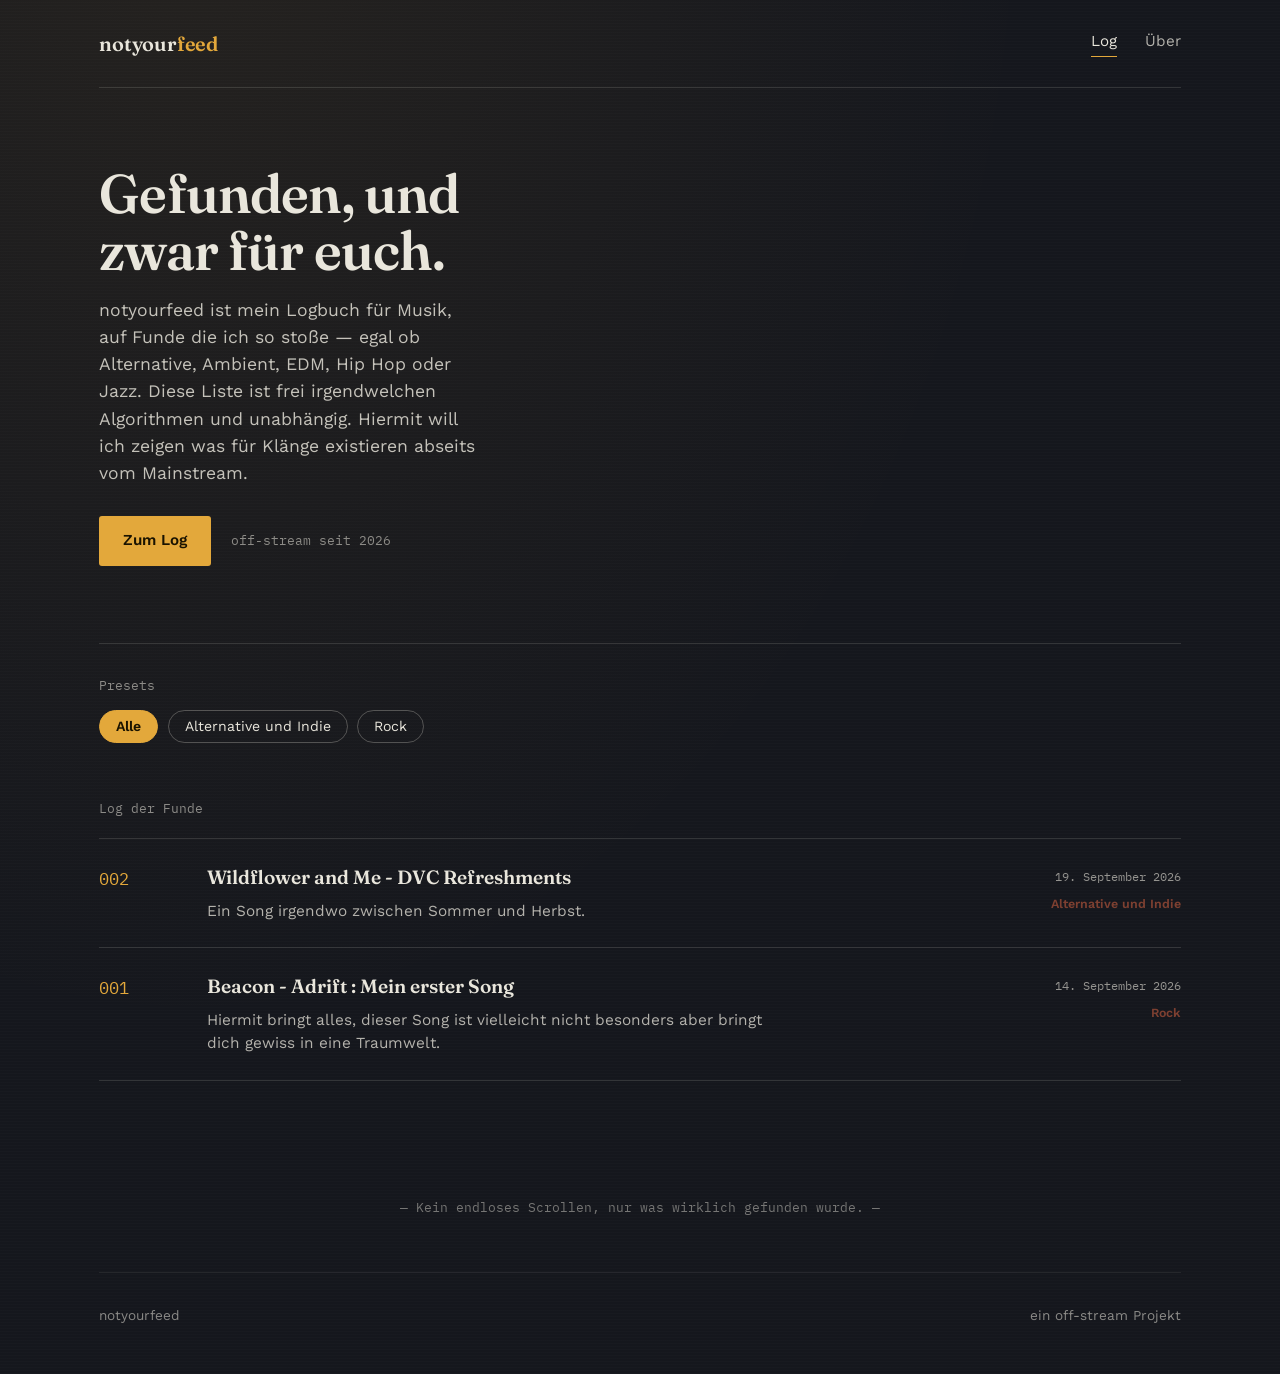
<file: index.html>
<!DOCTYPE html>
<html lang="de">
<head>
  <meta charset="UTF-8" />
  <meta name="viewport" content="width=device-width, initial-scale=1.0" />
  <title>notyourfeed — ein Logbuch für gefundene Musik</title>
  <meta name="description" content="Kein Algorithmus, kein Vorschlag: notyourfeed ist ein handgeführtes Logbuch für Musik — quer durch alle Genres." />
  <link rel="stylesheet" href="styles.css" />
</head>
<body>

  <div class="wrap">
    <header class="site-header">
      <a class="wordmark" href="index.html">notyour<span>feed</span></a>
      <nav class="site-nav">
        <a href="index.html" aria-current="page">Log</a>
        <a href="about.html">Über</a>
      </nav>
    </header>

    <section class="hero">
      <div class="hero-copy">
        <h1>Gefunden, und zwar für euch.</h1>
        <p>notyourfeed ist mein Logbuch für Musik, auf Funde die ich so stoße — egal ob Alternative, Ambient, EDM, Hip Hop oder Jazz. Diese Liste ist frei irgendwelchen Algorithmen und unabhängig. Hiermit will ich zeigen was für Klänge existieren abseits vom Mainstream.</p>
        <div class="hero-actions">
          <a class="btn-tune" href="#log">Zum Log</a>
          <span class="hero-note">off-stream seit 2026</span>
        </div>
      </div>
    </section>

    <section class="presets" aria-label="Nach Genre filtern">
      <p class="presets-label">Presets</p>
      <div class="preset-row" id="preset-row"></div>
    </section>

    <section class="log" id="log">
      <p class="log-heading">Log der Funde</p>
      <div id="log-list"></div>
    </section>

    <p class="signal-end">— Kein endloses Scrollen, nur was wirklich gefunden wurde. —</p>

    <footer class="site-footer">
      <span>notyourfeed</span>
      <span>ein off-stream Projekt</span>
    </footer>
  </div>

  <script src="posts-data.js"></script>
  <script src="app.js"></script>
</body>
</html>
</file>
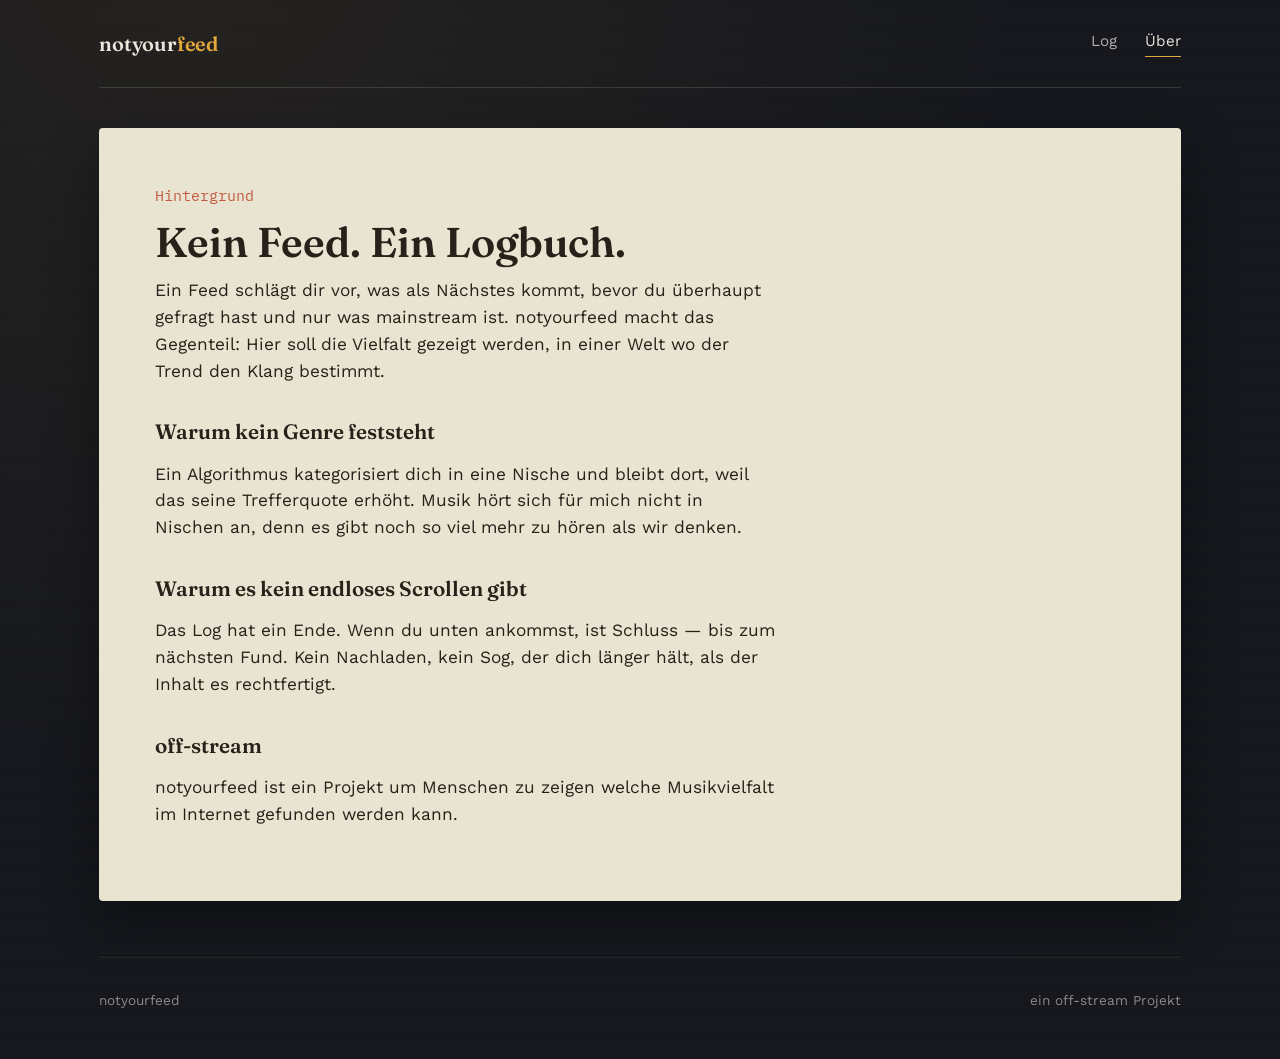
<file: about.html>
<!DOCTYPE html>
<html lang="de">
<head>
  <meta charset="UTF-8" />
  <meta name="viewport" content="width=device-width, initial-scale=1.0" />
  <title>Über — notyourfeed</title>
  <meta name="description" content="Warum notyourfeed kein Feed ist: eine kurze Erklärung wofür diese Website geschaffen wurde." />
  <link rel="stylesheet" href="styles.css" />
</head>
<body>

  <div class="wrap">
    <header class="site-header">
      <a class="wordmark" href="index.html">notyour<span>feed</span></a>
      <nav class="site-nav">
        <a href="index.html">Log</a>
        <a href="about.html" aria-current="page">Über</a>
      </nav>
    </header>

    <article class="paper manifesto">
      <p class="post-freq">Hintergrund</p>
      <h1>Kein Feed. Ein Logbuch.</h1>

      <div class="body-copy">
        <p>Ein Feed schlägt dir vor, was als Nächstes kommt, bevor du überhaupt gefragt hast und nur was mainstream ist. notyourfeed macht das Gegenteil: Hier soll die Vielfalt gezeigt werden, in einer Welt wo der Trend den Klang bestimmt.</p>

        <h2>Warum kein Genre feststeht</h2>
        <p>Ein Algorithmus kategorisiert dich in eine Nische und bleibt dort, weil das seine Trefferquote erhöht. Musik hört sich für mich nicht in Nischen an, denn es gibt noch so viel mehr zu hören als wir denken.</p>

        <h2>Warum es kein endloses Scrollen gibt</h2>
        <p>Das Log hat ein Ende. Wenn du unten ankommst, ist Schluss — bis zum nächsten Fund. Kein Nachladen, kein Sog, der dich länger hält, als der Inhalt es rechtfertigt.</p>

        <h2>off-stream</h2>
        <p>notyourfeed ist ein Projekt um Menschen zu zeigen welche Musikvielfalt im Internet gefunden werden kann.</p>
      </div>
    </article>

    <footer class="site-footer">
      <span>notyourfeed</span>
      <span>ein off-stream Projekt</span>
    </footer>
  </div>

</body>
</html>
</file>
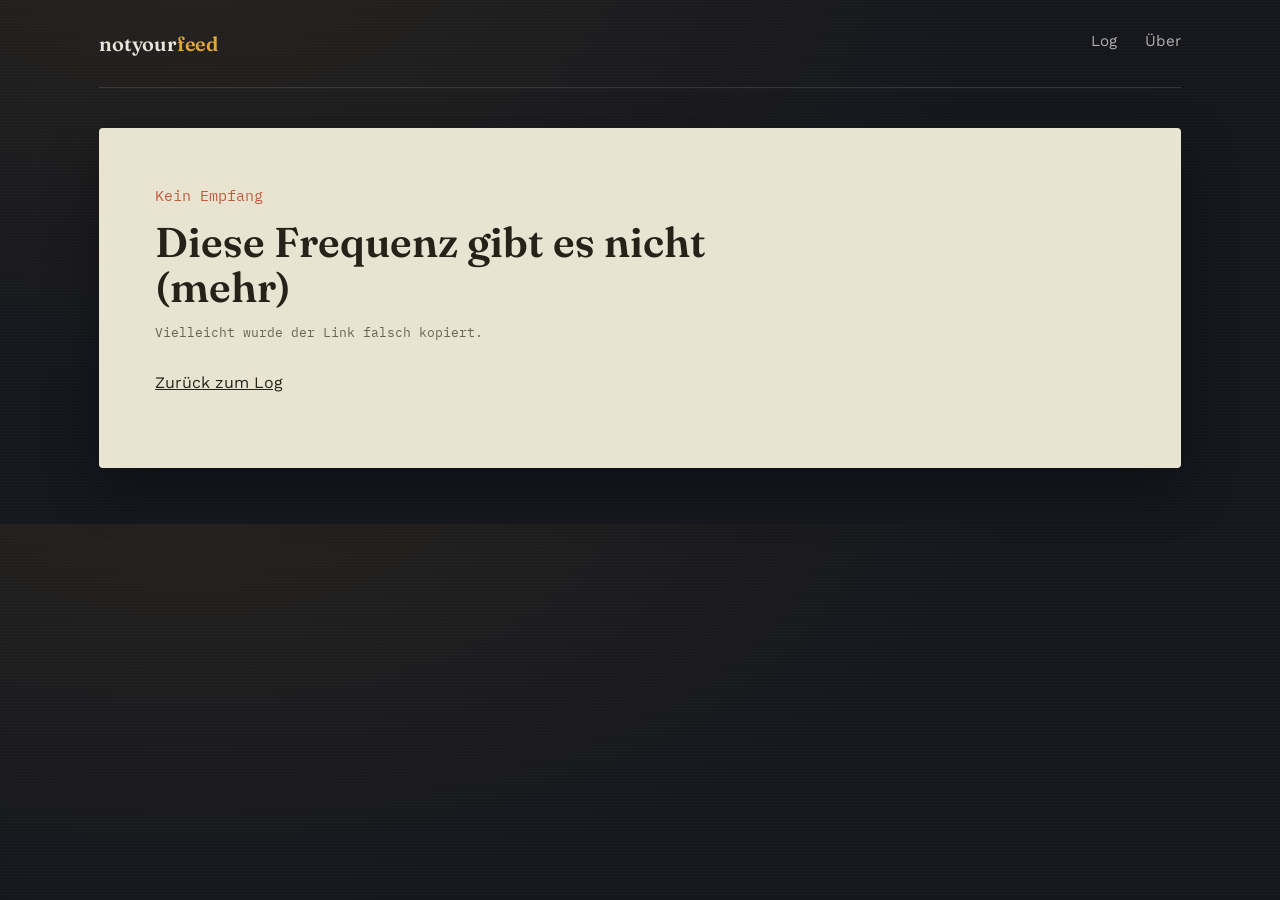
<file: post.html>
<!DOCTYPE html>
<html lang="de">
<head>
  <meta charset="UTF-8" />
  <meta name="viewport" content="width=device-width, initial-scale=1.0" />
  <title>notyourfeed — Fund</title>
  <link rel="stylesheet" href="styles.css" />
</head>
<body>

  <div class="wrap">
    <header class="site-header">
      <a class="wordmark" href="index.html">notyour<span>feed</span></a>
      <nav class="site-nav">
        <a href="index.html">Log</a>
        <a href="about.html">Über</a>
      </nav>
    </header>

    <div id="post-mount"></div>
  </div>

  <script src="posts-data.js"></script>
  <script src="app.js"></script>
</body>
</html>
</file>
<file: styles.css>
/* notyourfeed — Stylesheet
   Konzept: Ein Röhrenradio in einer dunklen Wohnzimmerecke, das man selbst
   verstellt. Kein Feed, kein Vorschlagsalgorithmus — ein Senderlogbuch,
   das von Hand geführt wird. Dunkles Gehäuse, warmes Skalenlicht,
   Papier-Karteikarten für jeden gefundenen Sender. */

@import url('https://fonts.googleapis.com/css2?family=Fraunces:opsz,wght@9..144,400;9..144,500;9..144,600;9..144,700&family=Work+Sans:wght@400;500;600&family=IBM+Plex+Mono:wght@400;500&display=swap');

:root {
  /* Kernpalette */
  --housing: #15171d;       /* Gehäuse: dunkles Radiogehäuse */
  --paper: #eae4d2;         /* Papier: Karteikarte für jeden Fund */
  --ink: #262119;           /* Tinte: Text auf Papier */
  --housing-text: #e9e6dc;  /* Text auf dem Gehäuse */
  --glow: #e3a83b;          /* Skalenlicht: aktive Elemente, Nadel */
  --signal: #c25b3e;        /* Signalrot: Genre-Marken, Akzentlinie */

  --line: rgba(233, 230, 220, 0.14);
  --line-strong: rgba(233, 230, 220, 0.28);

  --font-display: 'Fraunces', Georgia, serif;
  --font-body: 'Work Sans', -apple-system, sans-serif;
  --font-dial: 'IBM Plex Mono', ui-monospace, monospace;

  --measure: 62ch;
  --edge: clamp(1.25rem, 4vw, 3.5rem);
}

* { box-sizing: border-box; }

html {
  color-scheme: dark;
  scroll-behavior: smooth;
}

@media (prefers-reduced-motion: reduce) {
  html { scroll-behavior: auto; }
  *, *::before, *::after {
    animation-duration: 0.001ms !important;
    animation-iteration-count: 1 !important;
    transition-duration: 0.001ms !important;
  }
}

body {
  margin: 0;
  background: var(--housing);
  background-image:
    radial-gradient(ellipse at 15% -10%, rgba(227, 168, 59, 0.08), transparent 55%),
    repeating-linear-gradient(0deg, rgba(255,255,255,0.012) 0px, rgba(255,255,255,0.012) 1px, transparent 1px, transparent 3px);
  color: var(--housing-text);
  font-family: var(--font-body);
  font-size: 16px;
  line-height: 1.55;
  -webkit-font-smoothing: antialiased;
}

a {
  color: inherit;
}

a:focus-visible,
button:focus-visible,
input:focus-visible {
  outline: 2px solid var(--glow);
  outline-offset: 3px;
}

img, svg { display: block; max-width: 100%; }

.wrap {
  max-width: 74rem;
  margin: 0 auto;
  padding-left: var(--edge);
  padding-right: var(--edge);
}

/* ---------- Kopfzeile ---------- */

.site-header {
  display: flex;
  align-items: center;
  justify-content: space-between;
  padding-top: 1.75rem;
  padding-bottom: 1.75rem;
  border-bottom: 1px solid var(--line);
  gap: 1.5rem;
  flex-wrap: wrap;
}

.wordmark {
  font-family: var(--font-display);
  font-weight: 600;
  font-size: 1.25rem;
  letter-spacing: -0.01em;
  text-decoration: none;
  color: var(--housing-text);
  white-space: nowrap;
}

.wordmark span { color: var(--glow); }

.site-nav {
  display: flex;
  gap: 1.75rem;
  font-size: 0.95rem;
}

.site-nav a {
  text-decoration: none;
  color: var(--housing-text);
  opacity: 0.75;
  padding-bottom: 0.2rem;
  border-bottom: 1px solid transparent;
  transition: opacity 0.15s ease, border-color 0.15s ease;
}

.site-nav a:hover,
.site-nav a[aria-current="page"] {
  opacity: 1;
  border-color: var(--glow);
}

/* ---------- Hero mit Skala ---------- */

.hero {
  display: grid;
  grid-template-columns: minmax(240px, 380px) 1fr;
  gap: clamp(2rem, 5vw, 4.5rem);
  align-items: center;
  padding-top: clamp(2.5rem, 6vw, 5rem);
  padding-bottom: clamp(2.5rem, 6vw, 5rem);
}

.dial {
  width: 100%;
  height: auto;
}

.dial-needle {
  transform-origin: 150px 168px;
  animation: settle 1.4s cubic-bezier(.2,.9,.25,1) both;
}

@keyframes settle {
  0%   { transform: rotate(-46deg); }
  100% { transform: rotate(0deg); }
}

.hero-copy h1 {
  font-family: var(--font-display);
  font-weight: 600;
  font-size: clamp(2.25rem, 5vw, 3.4rem);
  line-height: 1.05;
  letter-spacing: -0.015em;
  margin: 0 0 1.1rem;
  max-width: 14ch;
}

.hero-copy p {
  font-size: 1.1rem;
  max-width: 42ch;
  color: var(--housing-text);
  opacity: 0.82;
  margin: 0 0 1.75rem;
}

.hero-actions {
  display: flex;
  gap: 1.25rem;
  align-items: center;
  flex-wrap: wrap;
}

.btn-tune {
  font-family: var(--font-body);
  font-weight: 600;
  font-size: 0.95rem;
  background: var(--glow);
  color: #1a1300;
  border: none;
  padding: 0.85rem 1.5rem;
  border-radius: 3px;
  text-decoration: none;
  display: inline-block;
  transition: transform 0.15s ease, box-shadow 0.15s ease;
}

.btn-tune:hover {
  transform: translateY(-1px);
  box-shadow: 0 6px 20px rgba(227, 168, 59, 0.25);
}

.hero-note {
  font-family: var(--font-dial);
  font-size: 0.8rem;
  color: var(--housing-text);
  opacity: 0.55;
}

/* ---------- Presets (Genre-Filter) ---------- */

.presets {
  padding-top: 2rem;
  padding-bottom: 2rem;
  border-top: 1px solid var(--line);
}

.presets-label {
  font-family: var(--font-dial);
  font-size: 0.8rem;
  color: var(--housing-text);
  opacity: 0.55;
  margin: 0 0 0.9rem;
}

.preset-row {
  display: flex;
  flex-wrap: wrap;
  gap: 0.6rem;
}

.preset {
  font-family: var(--font-body);
  font-size: 0.88rem;
  background: transparent;
  color: var(--housing-text);
  border: 1px solid var(--line-strong);
  border-radius: 999px;
  padding: 0.45rem 1rem;
  cursor: pointer;
  transition: border-color 0.15s ease, color 0.15s ease, background 0.15s ease;
}

.preset:hover {
  border-color: var(--glow);
}

.preset[aria-pressed="true"] {
  background: var(--glow);
  border-color: var(--glow);
  color: #1a1300;
  font-weight: 600;
}

/* ---------- Log (Liste der Funde) ---------- */

.log {
  padding-top: 1.5rem;
  padding-bottom: 4rem;
}

.log-heading {
  font-family: var(--font-dial);
  font-size: 0.8rem;
  color: var(--housing-text);
  opacity: 0.55;
  margin: 0 0 1.25rem;
}

.entry {
  display: grid;
  grid-template-columns: 5.5rem 1fr auto;
  gap: 1.25rem;
  align-items: start;
  padding: 1.5rem 0;
  border-top: 1px solid var(--line);
  text-decoration: none;
  color: inherit;
}

.entry:last-child { border-bottom: 1px solid var(--line); }

.entry:hover .entry-title { color: var(--glow); }

.entry-freq {
  font-family: var(--font-dial);
  font-size: 1.05rem;
  color: var(--glow);
  padding-top: 0.15rem;
}

.entry-title {
  font-family: var(--font-display);
  font-weight: 600;
  font-size: 1.2rem;
  margin: 0 0 0.4rem;
  transition: color 0.15s ease;
}

.entry-blurb {
  margin: 0;
  font-size: 0.96rem;
  opacity: 0.75;
  max-width: 56ch;
}

.entry-meta {
  text-align: right;
  font-family: var(--font-dial);
  font-size: 0.78rem;
  opacity: 0.6;
  white-space: nowrap;
  padding-top: 0.2rem;
}

.entry-genre {
  display: inline-block;
  margin-top: 0.5rem;
  font-family: var(--font-body);
  font-size: 0.78rem;
  font-weight: 600;
  color: var(--signal);
}

.empty-state {
  padding: 3rem 0;
  opacity: 0.6;
  font-family: var(--font-dial);
  font-size: 0.9rem;
}

/* ---------- Signal-Ende / Footer ---------- */

.signal-end {
  text-align: center;
  padding: 2.5rem 0;
  font-family: var(--font-dial);
  font-size: 0.82rem;
  opacity: 0.45;
}

.site-footer {
  border-top: 1px solid var(--line);
  padding: 2rem 0 3rem;
  font-size: 0.85rem;
  opacity: 0.55;
  display: flex;
  justify-content: space-between;
  flex-wrap: wrap;
  gap: 0.75rem;
}

/* ---------- Papier-Karte (Beitrag & About) ---------- */

.paper {
  background: var(--paper);
  color: var(--ink);
  border-radius: 4px;
  box-shadow: 0 20px 50px rgba(0,0,0,0.35);
  padding: clamp(1.75rem, 5vw, 3.5rem);
  margin: 2.5rem 0 3.5rem;
  background-image:
    repeating-linear-gradient(90deg, rgba(0,0,0,0.015) 0px, transparent 1px, transparent 2px);
}

.paper .post-freq {
  font-family: var(--font-dial);
  font-size: 0.95rem;
  color: var(--signal);
  margin: 0 0 0.75rem;
}

.paper h1 {
  font-family: var(--font-display);
  font-weight: 600;
  font-size: clamp(1.8rem, 4vw, 2.6rem);
  line-height: 1.1;
  margin: 0 0 0.75rem;
  max-width: 20ch;
}

.post-meta {
  font-family: var(--font-dial);
  font-size: 0.82rem;
  color: var(--ink);
  opacity: 0.65;
  margin: 0 0 1.75rem;
}

.paper .body-copy {
  max-width: var(--measure);
  font-size: 1.05rem;
}

.paper .body-copy p { margin: 0 0 1.1rem; }

.signal-box {
  border: 1px solid rgba(38, 33, 25, 0.25);
  border-radius: 3px;
  padding: 1.1rem 1.4rem;
  margin: 1.75rem 0;
  max-width: var(--measure);
  display: flex;
  align-items: center;
  gap: 0.9rem;
  font-family: var(--font-dial);
  font-size: 0.88rem;
  background: rgba(38, 33, 25, 0.04);
}

.signal-box .grille {
  flex-shrink: 0;
  width: 34px;
  height: 34px;
}

.signal-box a {
  color: var(--signal);
  font-weight: 600;
  text-decoration: underline;
  text-underline-offset: 2px;
}

.post-nav {
  display: flex;
  justify-content: space-between;
  margin-top: 2.5rem;
  padding-top: 1.5rem;
  border-top: 1px solid rgba(38, 33, 25, 0.2);
  font-family: var(--font-dial);
  font-size: 0.85rem;
}

.post-nav a {
  text-decoration: none;
  color: var(--ink);
  opacity: 0.8;
}
.post-nav a:hover { opacity: 1; color: var(--signal); }

/* ---------- About / Manifest ---------- */

.manifesto p {
  font-size: 1.08rem;
  max-width: var(--measure);
}

.manifesto h2 {
  font-family: var(--font-display);
  font-weight: 600;
  font-size: 1.3rem;
  margin: 2rem 0 0.75rem;
}

/* ---------- Responsive ---------- */

@media (max-width: 720px) {
  .hero {
    grid-template-columns: 1fr;
  }
  .dial { max-width: 220px; margin: 0 auto; }
  .entry {
    grid-template-columns: 1fr;
    gap: 0.4rem;
  }
  .entry-freq { order: -1; }
  .entry-meta { text-align: left; }
  .site-nav { gap: 1.1rem; }
}
</file>
